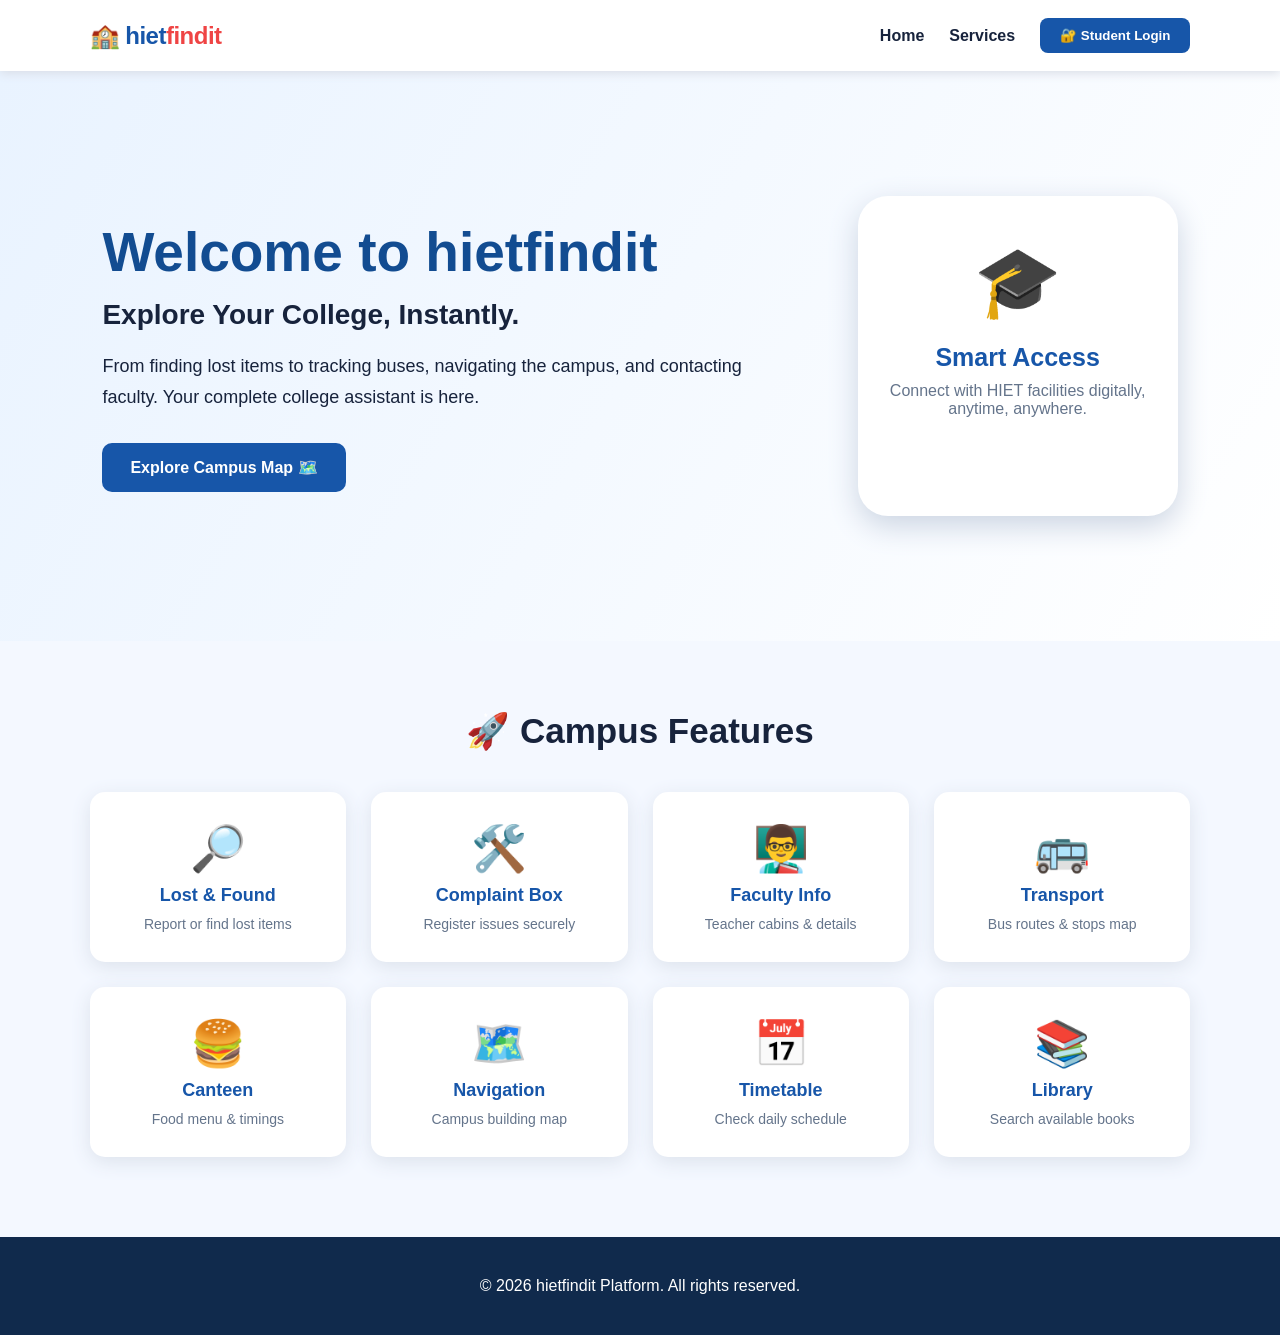
<file: index.html>
<!DOCTYPE html>
<html lang="en">
<head>
    <meta charset="UTF-8">
    <meta name="viewport" content="width=device-width, initial-scale=1.0">
    <title>hietfindit - Smart Campus Portal</title>
    <style>
        /* =========================================
           CSS STYLES
        ========================================= */
        * {
            margin: 0;
            padding: 0;
            box-sizing: border-box;
            font-family: Arial, sans-serif;
        }

        body {
            background: #f4f8ff;
            color: #17233c;
        }

        header {
            background: #ffffff;
            padding: 18px 7%;
            display: flex;
            justify-content: space-between;
            align-items: center;
            box-shadow: 0 2px 10px #d8dce5;
            position: sticky;
            top: 0;
            z-index: 10;
        }

        .logo {
            font-size: 24px;
            font-weight: bold;
            color: #1756a9;
            letter-spacing: -0.5px;
        }
        
        .logo span {
            color: #ef4444;
        }

        nav {
            display: flex;
            align-items: center;
            gap: 25px;
        }

        nav a {
            text-decoration: none;
            color: #17233c;
            font-weight: bold;
        }

        nav button {
            background: #1756a9;
            color: white;
            border: none;
            padding: 10px 20px;
            border-radius: 8px;
            cursor: pointer;
            font-weight: bold;
        }

        .hero {
            min-height: 570px;
            padding: 80px 8%;
            display: flex;
            justify-content: space-between;
            align-items: center;
            background: linear-gradient(120deg, #e9f3ff, #ffffff);
        }

        .hero-text {
            max-width: 650px;
        }

        .hero-text h1 {
            font-size: 55px;
            color: #124c91;
            margin-bottom: 15px;
        }

        .hero-text h2 {
            font-size: 28px;
            margin-bottom: 20px;
        }

        .hero-text p {
            font-size: 18px;
            line-height: 1.7;
            margin-bottom: 30px;
        }

        .main-btn {
            padding: 15px 28px;
            background: #1756a9;
            color: white;
            border: none;
            border-radius: 10px;
            font-size: 16px;
            cursor: pointer;
            font-weight: bold;
        }

        .hero-card {
            background: white;
            width: 320px;
            height: 320px;
            border-radius: 30px;
            box-shadow: 0 10px 30px #cbd4e2;
            text-align: center;
            padding: 45px 20px;
        }

        .circle {
            font-size: 70px;
            margin-bottom: 20px;
        }

        .hero-card h3 {
            font-size: 25px;
            color: #1756a9;
        }

        .section-title {
            text-align: center;
            font-size: 35px;
            margin: 70px 0 40px;
        }

        .services {
            padding: 0 7% 80px;
            display: grid;
            grid-template-columns: repeat(4, 1fr);
            gap: 25px;
        }

        .card {
            background: white;
            padding: 30px 20px;
            border-radius: 15px;
            text-align: center;
            box-shadow: 0 5px 20px #dce2ec;
            cursor: pointer;
            transition: 0.3s;
        }

        .card:hover {
            transform: translateY(-8px);
        }

        .card span {
            font-size: 45px;
            display: block;
            margin-bottom: 10px;
        }

        .card h3 {
            margin: 10px 0;
            color: #1756a9;
            font-size: 18px;
        }

        .card p {
            color: #64748b;
            font-size: 14px;
        }

        .emergency {
            border: 2px solid #ef4444;
        }

        /* MODAL STYLES */
        .modal {
            display: none;
            position: fixed;
            inset: 0;
            background: rgba(0,0,0,0.6);
            z-index: 100;
            justify-content: center;
            align-items: center;
        }

        .modal-box {
            background: white;
            width: 90%;
            max-width: 550px;
            padding: 35px;
            border-radius: 20px;
            position: relative;
            max-height: 85vh;
            overflow-y: auto;
        }

        .close {
            position: absolute;
            right: 20px;
            top: 12px;
            font-size: 30px;
            cursor: pointer;
        }

        .modal-box h2 {
            color: #1756a9;
            margin-bottom: 25px;
        }

        .modal-box input,
        .modal-box textarea,
        .modal-box select {
            width: 100%;
            padding: 12px;
            margin: 8px 0 15px;
            border: 1px solid #ccd4df;
            border-radius: 8px;
        }

        .modal-box button {
            padding: 12px 20px;
            background: #1756a9;
            color: white;
            border: none;
            border-radius: 8px;
            cursor: pointer;
            font-weight: bold;
        }

        .info {
            background: #eef5ff;
            padding: 15px;
            border-radius: 10px;
            margin: 10px 0;
            line-height: 1.5;
        }
        
        /* New Styles for Faculty and Images */
        .faculty-card {
            display: flex;
            align-items: center;
            gap: 15px;
            background: #eef5ff;
            padding: 15px;
            border-radius: 10px;
            margin-bottom: 15px;
        }
        
        .faculty-card img {
            width: 70px;
            height: 70px;
            border-radius: 50%;
            object-fit: cover;
            border: 3px solid #1756a9;
        }

        .modal-img {
            width: 100%;
            height: 180px;
            object-fit: cover;
            border-radius: 10px;
            margin-bottom: 15px;
        }

        .flex-row {
            display: flex;
            gap: 10px;
        }

        footer {
            text-align: center;
            padding: 40px;
            background: #102a4c;
            color: white;
        }

        @media(max-width: 900px) {
            nav a { display: none; }
            .hero { flex-direction: column; text-align: center; gap: 50px; }
            .hero-text h1 { font-size: 40px; }
            .services { grid-template-columns: repeat(2, 1fr); }
        }

        @media(max-width: 550px) {
            .services { grid-template-columns: 1fr; }
            .flex-row { flex-direction: column; }
        }
    </style>
</head>
<body>

    <!-- NAVBAR -->
    <header>
        <div class="logo">🏫 hiet<span>findit</span></div>
        <nav>
            <a href="#">Home</a>
            <a href="#services">Services</a>
            <button onclick="openLogin()">🔐 Student Login</button>
        </nav>
    </header>

    <!-- HERO SECTION -->
    <div class="hero">
        <div class="hero-text">
            <h1>Welcome to hietfindit</h1>
            <h2>Explore Your College, Instantly.</h2>
            <p>From finding lost items to tracking buses, navigating the campus, and contacting faculty. Your complete college assistant is here.</p>
            <button class="main-btn" onclick="showNavigation()">Explore Campus Map 🗺️</button>
        </div>
        <div class="hero-card">
            <div class="circle">🎓</div>
            <h3>Smart Access</h3>
            <p style="margin-top:10px; color:#64748b;">Connect with HIET facilities digitally, anytime, anywhere.</p>
        </div>
    </div>

    <!-- SERVICES (Grid) -->
    <h2 class="section-title" id="services">🚀 Campus Features</h2>
    <div class="services">
        <div class="card" onclick="showLostFound()">
            <span>🔎</span><h3>Lost & Found</h3><p>Report or find lost items</p>
        </div>
        <div class="card" onclick="showComplaint()">
            <span>🛠️</span><h3>Complaint Box</h3><p>Register issues securely</p>
        </div>
        <div class="card" onclick="showFaculty()">
            <span>👨‍🏫</span><h3>Faculty Info</h3><p>Teacher cabins & details</p>
        </div>
        <div class="card" onclick="showBus()">
            <span>🚌</span><h3>Transport</h3><p>Bus routes & stops map</p>
        </div>
        <div class="card" onclick="showCanteen()">
            <span>🍔</span><h3>Canteen</h3><p>Food menu & timings</p>
        </div>
        <div class="card" onclick="showNavigation()">
            <span>🗺️</span><h3>Navigation</h3><p>Campus building map</p>
        </div>
        <div class="card" onclick="showTimetable()">
            <span>📅</span><h3>Timetable</h3><p>Check daily schedule</p>
        </div>
        <div class="card" onclick="showLibrary()">
            <span>📚</span><h3>Library</h3><p>Search available books</p>
        </div>
    </div>

    <!-- FOOTER -->
    <footer>
        <p>© 2026 hietfindit Platform. All rights reserved.</p>
    </footer>

    <!-- MAIN MODAL POPUP -->
    <div class="modal" id="modal">
        <div class="modal-box">
            <span class="close" onclick="closeModal()">&times;</span>
            <h2 id="modalTitle"></h2>
            <div id="modalContent"></div>
        </div>
    </div>

    <!-- JAVASCRIPT -->
    <script>
        const modal = document.getElementById("modal");
        const title = document.getElementById("modalTitle");
        const content = document.getElementById("modalContent");

        function openModal(t, c) {
            title.innerHTML = t;
            content.innerHTML = c;
            modal.style.display = "flex";
        }

        function closeModal() {
            modal.style.display = "none";
        }

        /* 1. LOGIN */
        function openLogin() {
            openModal("🔐 Student Login", `
                <input type="text" id="username" placeholder="Student ID / Roll No">
                <input type="password" placeholder="Password">
                <button onclick="login()">Login Securely</button>
                <p id="loginResult" style="margin-top:10px; font-weight:bold; color:green;"></p>
            `);
        }
        function login() {
            document.getElementById("loginResult").innerHTML = "✅ Login successful! Welcome to hietfindit.";
        }

        /* 2. LOST & FOUND (NEW) */
        function showLostFound() {
            openModal("🔎 Lost & Found Desk", `
                <div class="flex-row">
                    <input id="lfItem" placeholder="What did you lose/find? (e.g., Black Wallet)" style="flex:2;">
                    <select id="lfType" style="flex:1;">
                        <option>I Lost this</option>
                        <option>I Found this</option>
                    </select>
                </div>
                <input id="lfLocation" placeholder="Location (e.g., Near Canteen)">
                <button onclick="submitLF()" style="width:100%;">Submit Report</button>
                <p id="lfResult" style="color:green; font-weight:bold; margin-top:10px;"></p>
                
                <h3 style="margin-top:25px; color:#1756a9; font-size: 18px;">Recent Campus Logs:</h3>
                <div class="info" style="border-left: 4px solid red;">🔴 <b>Lost:</b> Titan Watch<br><small>Location: Block A Washroom | Date: Today</small></div>
                <div class="info" style="border-left: 4px solid green;">🟢 <b>Found:</b> ID Card (Rohit, CSE)<br><small>Location: Library Desk | Date: Yesterday</small></div>
            `);
        }
        function submitLF() {
            document.getElementById("lfResult").innerHTML = "✅ Item logged successfully! Security has been notified.";
        }

        /* 3. COMPLAINT BOX */
        function showComplaint() {
            openModal("🛠️ Digital Complaint Box", `
                <p style="margin-bottom:15px; color:#64748b;">File complaints regarding maintenance, infrastructure, or discipline directly to the admin.</p>
                <select id="compCategory">
                    <option>Classroom/Lab Maintenance (AC/Fan/PC)</option>
                    <option>Cleanliness/Hygiene</option>
                    <option>Hostel/Mess Issue</option>
                    <option>Disciplinary/Other</option>
                </select>
                <input id="compLocation" placeholder="Specific Location (e.g., CSE Lab 2)">
                <textarea id="compText" placeholder="Describe the issue in detail..." rows="4"></textarea>
                <button onclick="submitComplaint()" style="width:100%;">Lodge Complaint</button>
                <p id="compResult" style="color:green; font-weight:bold; margin-top:10px;"></p>
            `);
        }
        function submitComplaint() {
            let id = "TKT-" + Math.floor(1000 + Math.random() * 9000);
            document.getElementById("compResult").innerHTML = `✅ Ticket Raised! Your tracking ID is <b>${id}</b>.`;
        }

        /* 4. FACULTY INFO (WITH IMAGES) */
        function showFaculty() {
            openModal("👨‍🏫 Faculty Directory", `
                <div class="faculty-card">
                    <!-- Generic placeholder image for male professor -->
                    <img src="https://ui-avatars.com/api/?name=Dr+R+K+Sharma&background=1756a9&color=fff&size=100" alt="Prof Image">
                    <div>
                        <h3 style="margin:0; color:#124c91;">Dr. R. K. Sharma</h3>
                        <p style="color:#64748b; font-weight:bold; font-size:14px;">HOD - Computer Science</p>
                        <p style="font-size:14px; margin-top:5px;">📍 Cabin: Block A, Room 301</p>
                    </div>
                </div>

                <div class="faculty-card">
                    <!-- Generic placeholder image for female professor -->
                    <img src="https://ui-avatars.com/api/?name=Prof+Anita+Verma&background=ef4444&color=fff&size=100" alt="Prof Image">
                    <div>
                        <h3 style="margin:0; color:#124c91;">Prof. Anita Verma</h3>
                        <p style="color:#64748b; font-weight:bold; font-size:14px;">Associate Professor (Python & ML)</p>
                        <p style="font-size:14px; margin-top:5px;">📍 Cabin: Block A, Room 204</p>
                    </div>
                </div>

                <div class="faculty-card">
                    <img src="https://ui-avatars.com/api/?name=Mr+Amit+Singh&background=10b981&color=fff&size=100" alt="Prof Image">
                    <div>
                        <h3 style="margin:0; color:#124c91;">Mr. Amit Singh</h3>
                        <p style="color:#64748b; font-weight:bold; font-size:14px;">Lab Instructor</p>
                        <p style="font-size:14px; margin-top:5px;">📍 Cabin: Ground Floor, Server Room</p>
                    </div>
                </div>
            `);
        }

        /* 5. TRANSPORT & BUS ROUTES (WITH IMAGE) */
        function showBus() {
            openModal("🚌 Transport & Routes", `
                <!-- Generic map placeholder image -->
                <img src="https://images.unsplash.com/photo-1544620347-c4fd4a3d5957?w=600&h=200&fit=crop" class="modal-img" alt="Bus Route Map">
                
                <h3 style="margin-bottom:10px; font-size:18px;">Active Routes:</h3>
                
                <div class="info">
                    <b>🚌 Route 01: City Centre Route</b><br>
                    <small><b>Stops:</b> Main Bus Stand ➔ Civil Hospital ➔ Subhash Chowk ➔ College</small><br>
                    <span style="color:green; font-weight:bold; font-size:13px;">🟢 Departs: 7:30 AM | Status: On Route</span>
                </div>

                <div class="info">
                    <b>🚌 Route 02: Station Route</b><br>
                    <small><b>Stops:</b> Railway Station ➔ Gandhi Market ➔ College</small><br>
                    <span style="color:#d97706; font-weight:bold; font-size:13px;">🟡 Departs: 8:00 AM | Status: 5 Min Delay</span>
                </div>
            `);
        }

        /* 6. CAMPUS NAVIGATION */
        function showNavigation() {
            openModal("🗺️ Campus Navigation Map", `
                <!-- Generic campus map placeholder image -->
                <img src="https://images.unsplash.com/photo-1562774053-701939374585?w=600&h=200&fit=crop" class="modal-img" alt="Campus Map">
                
                <select id="destination">
                    <option>Select Destination...</option>
                    <option>CSE Lab (Block A)</option>
                    <option>HOD Office</option>
                    <option>Central Library</option>
                    <option>Main Canteen</option>
                </select>
                <button onclick="findRoute()" style="width:100%;">Show Directions 🚶</button>
                <div id="route" style="margin-top:15px;"></div>
            `);
        }
        function findRoute() {
            let place = document.getElementById("destination").value;
            if(place === "Select Destination...") return;
            document.getElementById("route").innerHTML = `
                <div class="info" style="border-left: 4px solid #1756a9;">
                    📍 <b>Path to ${place}:</b><br><br>
                    Enter from Main Gate ➔ Walk straight down Central Corridor ➔ Look for signboards ➔ Arrive at ${place}.
                    <br><br>🚶 Estimated walking time: 3-5 minutes
                </div>
            `;
        }

        /* 7. CANTEEN */
        function showCanteen() {
            openModal("🍔 Smart Canteen Menu", `
                <!-- Generic food placeholder image -->
                <img src="https://images.unsplash.com/photo-1504674900247-0877df9cc836?w=600&h=200&fit=crop" class="modal-img" alt="Canteen Food">
                
                <div style="display:grid; grid-template-columns: 1fr 1fr; gap:10px;">
                    <div class="info" style="margin:0;">🍛 <b>Rajma Rice</b><br>₹60</div>
                    <div class="info" style="margin:0;">🥪 <b>Veg Sandwich</b><br>₹40</div>
                    <div class="info" style="margin:0;">🍜 <b>Hakka Noodles</b><br>₹50</div>
                    <div class="info" style="margin:0;">☕ <b>Tea / Coffee</b><br>₹15</div>
                </div>
                <p style="margin-top:15px; text-align:center; color:#64748b;"><b>⏰ Open Timing:</b> 9:00 AM – 5:00 PM</p>
            `);
        }

        /* 8. TIMETABLE */
        function showTimetable() {
            openModal("📅 Smart Timetable", `
                <h3 style="margin-bottom:10px;">Today's Classes (CSE)</h3>
                <div class="info"><b>09:00 AM - 10:00 AM</b><br>Applied Mathematics (Block B)</div>
                <div class="info"><b>10:00 AM - 11:30 AM</b><br>Data Structures Lab (CSE Lab 2)</div>
                <div class="info"><b>12:00 PM - 01:00 PM</b><br>Software Engineering</div>
            `);
        }

        /* 9. LIBRARY */
        function showLibrary() {
            openModal("📚 Smart Library", `
                <div class="flex-row">
                    <input placeholder="Search book name or author..." id="bookSearch" style="flex:2;">
                    <button onclick="searchBook()" style="flex:1;">Search</button>
                </div>
                <div id="bookResult"></div>
            `);
        }
        function searchBook() {
            let book = document.getElementById("bookSearch").value;
            if(!book) return;
            document.getElementById("bookResult").innerHTML = `
                <div class="info" style="border-left: 4px solid green;">
                    📖 <b>Title:</b> ${book}<br>
                    📍 <b>Location:</b> Shelf CSE-A-12<br>
                    🟢 <b>Status:</b> 3 Copies Available for issue
                </div>
            `;
        }
    </script>
</body>
</html>
</file>
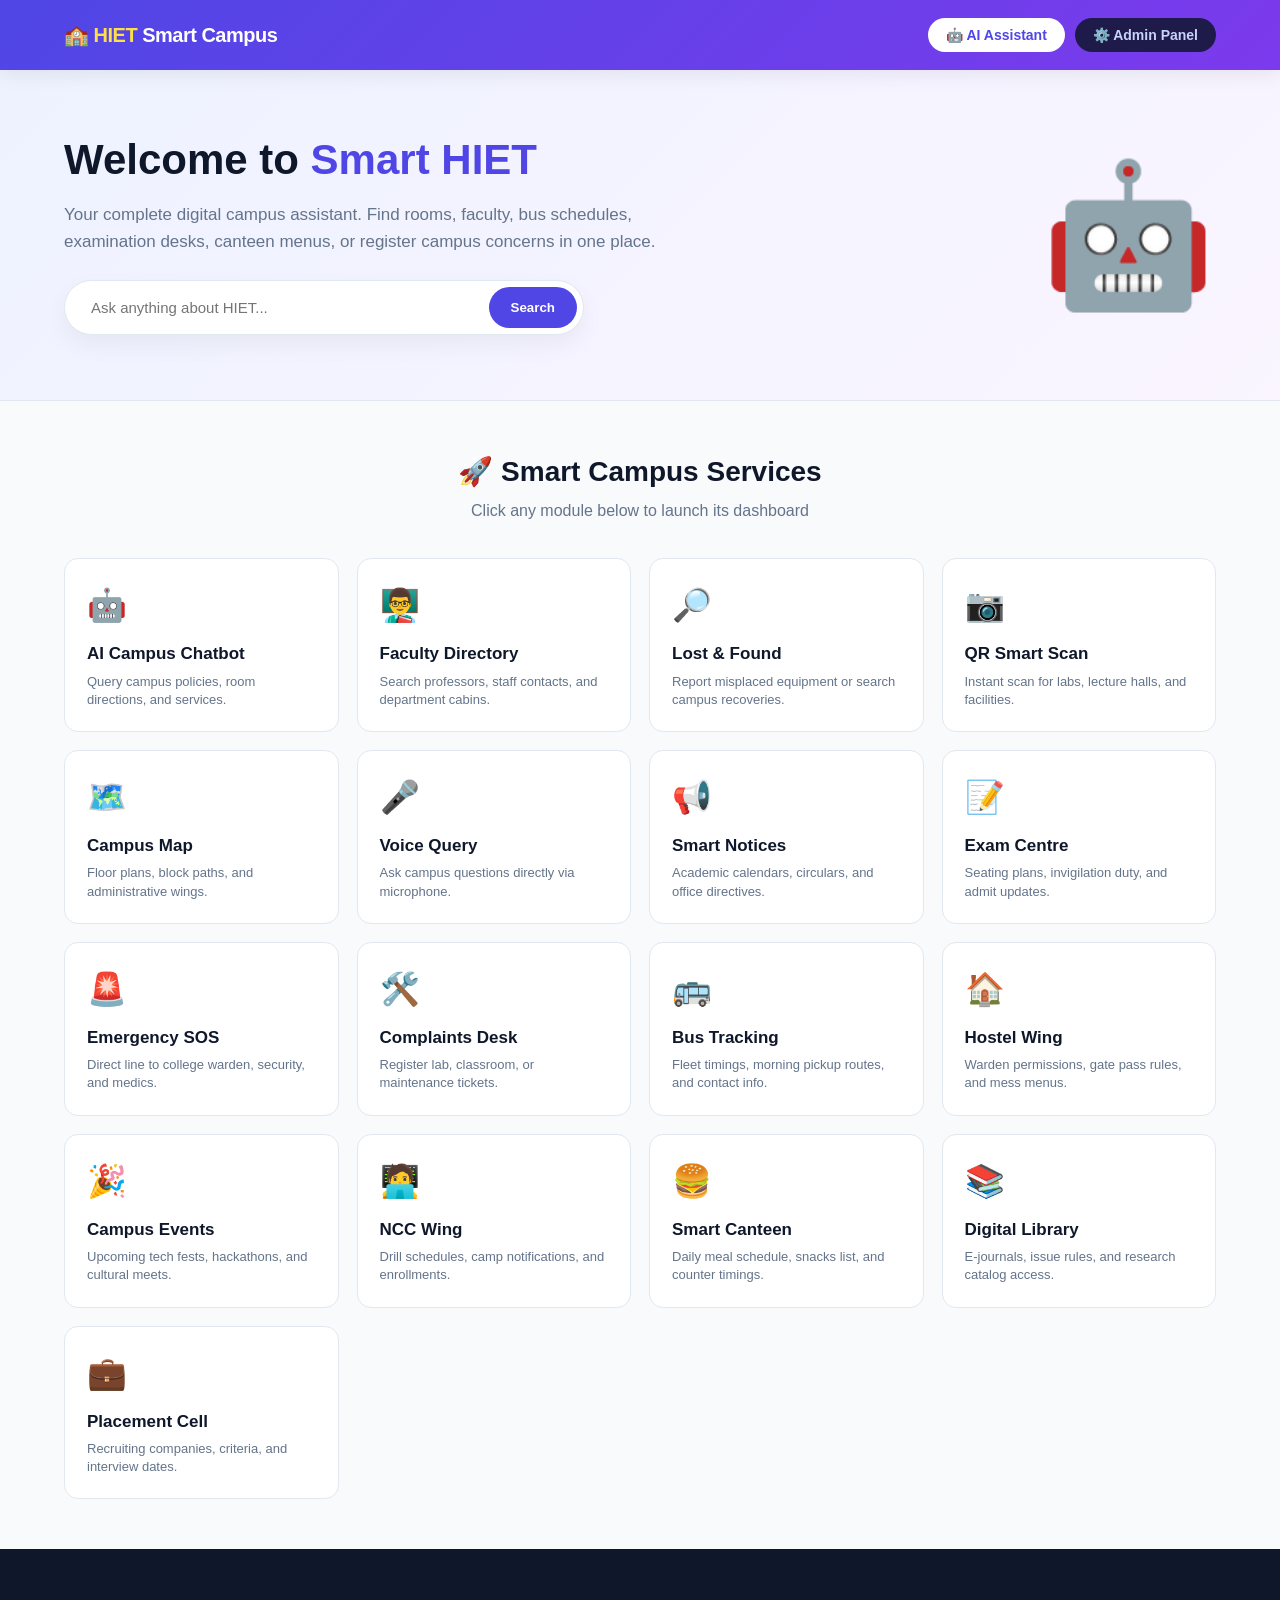
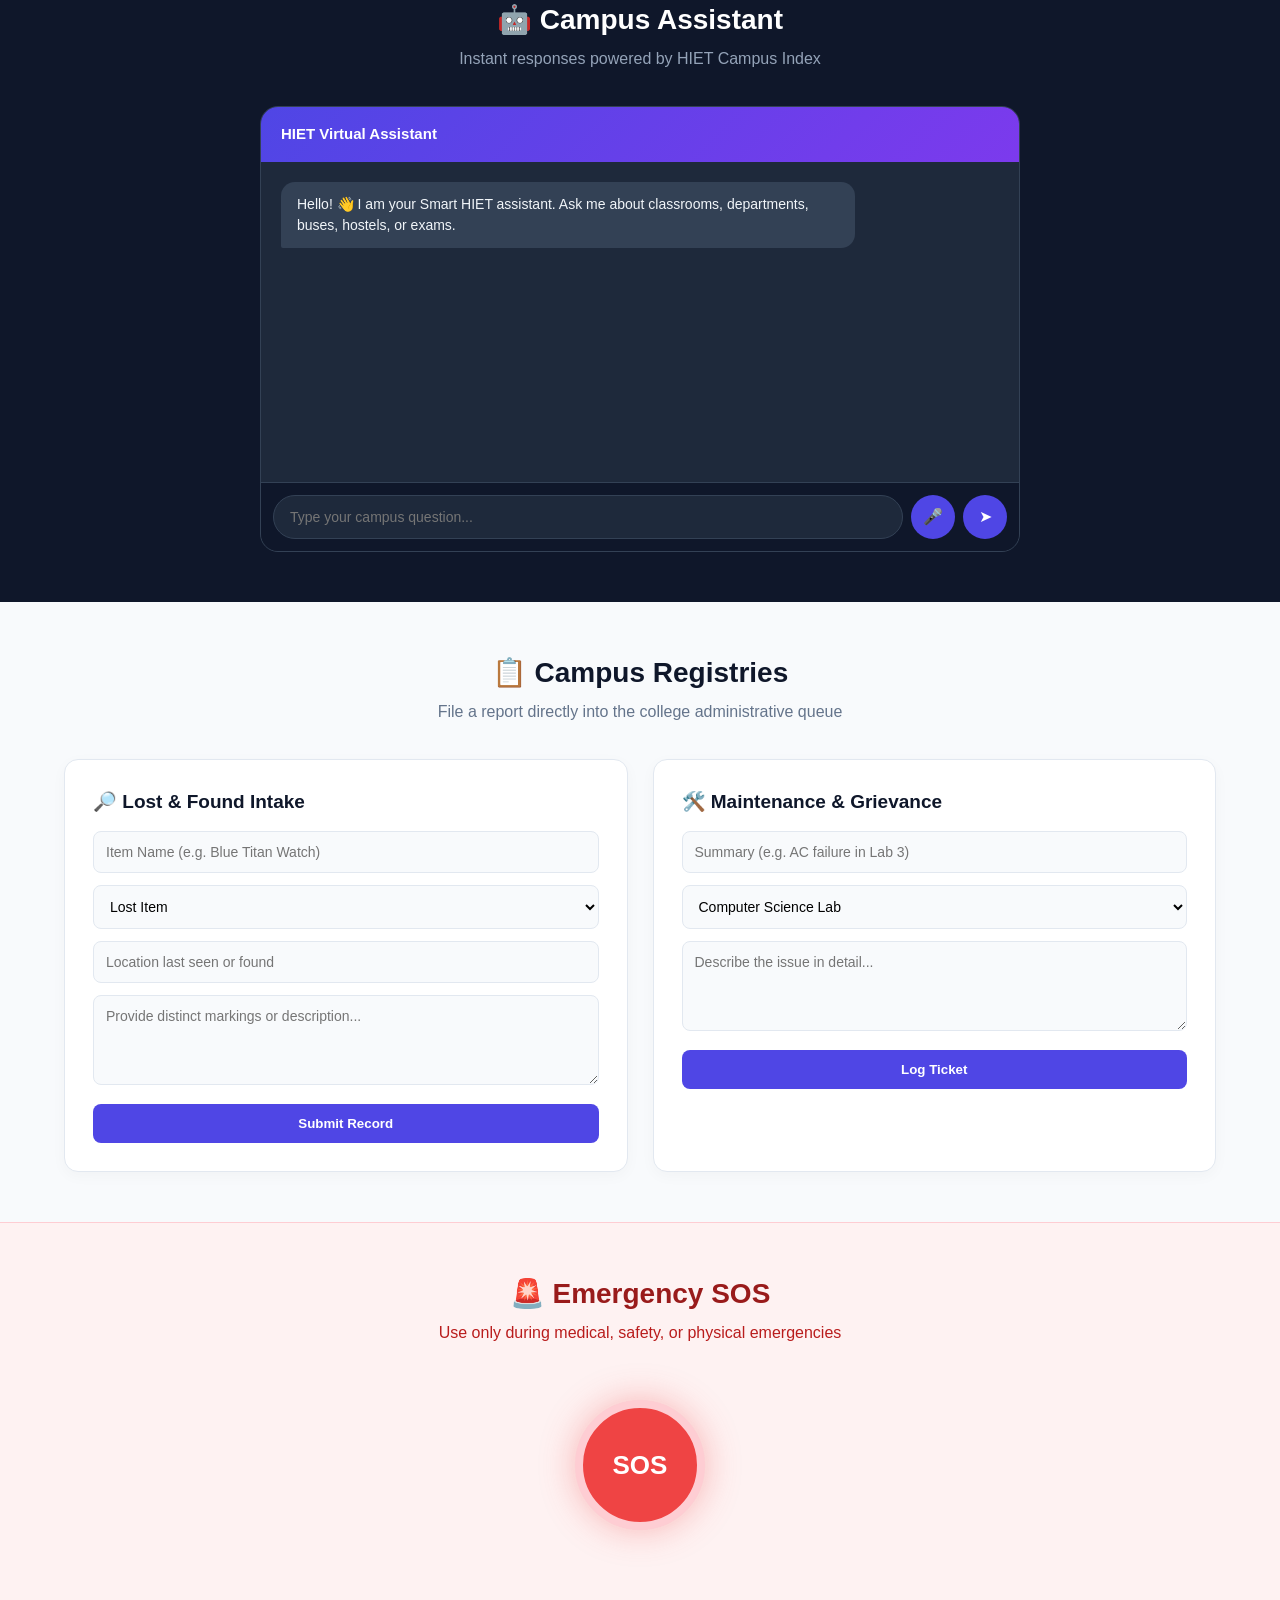
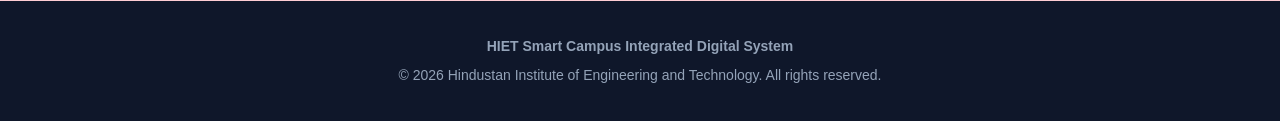
<file: index.html.html>
<!DOCTYPE html>
<html lang="en">
<head>
<meta charset="UTF-8">
<meta name="viewport" content="width=device-width, initial-scale=1.0">
<title>Smart HIET Campus Portal</title>

<style>
:root {
    --primary: #4f46e5;
    --primary-dark: #3730a3;
    --accent: #7c3aed;
    --bg: #f8fafc;
    --surface: #ffffff;
    --text: #0f172a;
    --muted: #64748b;
    --border: #e2e8f0;
    --danger: #ef4444;
    --danger-bg: #fef2f2;
    --success: #10b981;
    --radius: 14px;
}

* {
    margin: 0;
    padding: 0;
    box-sizing: border-box;
    font-family: -apple-system, BlinkMacSystemFont, "Segoe UI", Roboto, Helvetica, Arial, sans-serif;
}

body {
    background: var(--bg);
    color: var(--text);
    line-height: 1.5;
}

/* NAVBAR */
nav {
    height: 70px;
    background: linear-gradient(135deg, var(--primary), var(--accent));
    color: white;
    display: flex;
    align-items: center;
    justify-content: space-between;
    padding: 0 5%;
    position: sticky;
    top: 0;
    z-index: 100;
    box-shadow: 0 4px 20px rgba(0, 0, 0, 0.08);
}

.logo {
    font-size: 20px;
    font-weight: 700;
    letter-spacing: -0.5px;
}

.logo span {
    color: #fde047;
}

.nav-actions {
    display: flex;
    gap: 10px;
}

.nav-btn {
    background: white;
    color: var(--primary);
    border: none;
    padding: 9px 18px;
    border-radius: 9999px;
    font-weight: 600;
    font-size: 14px;
    cursor: pointer;
    transition: 0.2s ease;
}

.nav-btn:hover {
    transform: translateY(-1px);
    box-shadow: 0 4px 12px rgba(0, 0, 0, 0.15);
}

.nav-btn.admin-btn {
    background: #1e1b4b;
    color: #c7d2fe;
}

/* HERO */
.hero {
    padding: 60px 5%;
    display: flex;
    align-items: center;
    justify-content: space-between;
    background: linear-gradient(135deg, #eef2ff 0%, #faf5ff 100%);
    border-bottom: 1px solid var(--border);
}

.hero-text {
    max-width: 620px;
}

.hero h1 {
    font-size: 42px;
    font-weight: 800;
    line-height: 1.2;
    margin-bottom: 15px;
}

.hero h1 span {
    color: var(--primary);
}

.hero p {
    font-size: 17px;
    color: var(--muted);
    line-height: 1.6;
}

.search {
    margin-top: 25px;
    display: flex;
    background: var(--surface);
    padding: 6px;
    border-radius: 9999px;
    box-shadow: 0 10px 25px rgba(0, 0, 0, 0.05);
    border: 1px solid var(--border);
    max-width: 520px;
}

.search input {
    flex: 1;
    border: none;
    outline: none;
    padding: 12px 20px;
    font-size: 15px;
    background: transparent;
}

.search button {
    border: none;
    background: var(--primary);
    color: white;
    padding: 0 22px;
    border-radius: 9999px;
    cursor: pointer;
    font-weight: 600;
}

.hero-icon {
    font-size: 140px;
    user-select: none;
}

/* SECTIONS */
section {
    padding: 50px 5%;
}

.section-title {
    text-align: center;
    margin-bottom: 35px;
}

.section-title h2 {
    font-size: 28px;
    font-weight: 700;
}

.section-title p {
    color: var(--muted);
    margin-top: 6px;
}

/* MODULES GRID */
.modules {
    display: grid;
    grid-template-columns: repeat(auto-fill, minmax(220px, 1fr));
    gap: 18px;
}

.card {
    background: var(--surface);
    padding: 22px;
    border-radius: var(--radius);
    border: 1px solid var(--border);
    cursor: pointer;
    transition: transform 0.2s, box-shadow 0.2s;
    display: flex;
    flex-direction: column;
}

.card:hover {
    transform: translateY(-4px);
    box-shadow: 0 12px 25px rgba(0, 0, 0, 0.06);
    border-color: #cbd5e1;
}

.card .icon {
    font-size: 32px;
    margin-bottom: 12px;
}

.card h3 {
    font-size: 17px;
    margin-bottom: 6px;
}

.card p {
    color: var(--muted);
    font-size: 13px;
    line-height: 1.4;
}

/* CHATBOT */
.ai-section {
    background: #0f172a;
    color: white;
}

.chatbox {
    max-width: 760px;
    margin: auto;
    background: #1e293b;
    border-radius: 18px;
    overflow: hidden;
    border: 1px solid #334155;
}

.chat-header {
    padding: 16px 20px;
    background: linear-gradient(135deg, var(--primary), var(--accent));
    font-weight: 700;
    font-size: 15px;
}

.chat-messages {
    height: 320px;
    padding: 20px;
    overflow-y: auto;
    display: flex;
    flex-direction: column;
    gap: 12px;
}

.message {
    padding: 12px 16px;
    border-radius: 14px;
    max-width: 80%;
    font-size: 14px;
    line-height: 1.5;
}

.bot {
    background: #334155;
    color: #f1f5f9;
    align-self: flex-start;
    border-bottom-left-radius: 2px;
}

.user {
    background: var(--primary);
    color: white;
    align-self: flex-end;
    border-bottom-right-radius: 2px;
}

.chat-input {
    display: flex;
    padding: 12px;
    gap: 8px;
    background: #0f172a;
    border-top: 1px solid #334155;
}

.chat-input input {
    flex: 1;
    padding: 12px 16px;
    border: 1px solid #334155;
    border-radius: 9999px;
    outline: none;
    background: #1e293b;
    color: white;
    font-size: 14px;
}

.chat-input button {
    border: none;
    border-radius: 9999px;
    width: 44px;
    height: 44px;
    display: flex;
    align-items: center;
    justify-content: center;
    cursor: pointer;
    background: var(--primary);
    color: white;
    font-size: 16px;
}

/* FORMS SECTION */
.forms-grid {
    display: grid;
    grid-template-columns: repeat(auto-fit, minmax(320px, 1fr));
    gap: 25px;
}

.form-box {
    background: var(--surface);
    padding: 28px;
    border-radius: var(--radius);
    border: 1px solid var(--border);
    box-shadow: 0 4px 15px rgba(0, 0, 0, 0.03);
}

.form-box h3 {
    margin-bottom: 15px;
    font-size: 19px;
}

.form-box input,
.form-box textarea,
.form-box select {
    width: 100%;
    padding: 12px;
    margin-bottom: 12px;
    border: 1px solid var(--border);
    border-radius: 8px;
    outline: none;
    font-size: 14px;
    background: #f8fafc;
}

.form-box textarea {
    height: 90px;
    resize: vertical;
}

.form-box button {
    width: 100%;
    padding: 12px;
    border: none;
    background: var(--primary);
    color: white;
    border-radius: 8px;
    font-weight: 700;
    cursor: pointer;
    transition: 0.2s;
}

.form-box button:hover {
    background: var(--primary-dark);
}

/* SOS */
.sos {
    background: var(--danger-bg);
    text-align: center;
    border-top: 1px solid #fecdd3;
    border-bottom: 1px solid #fecdd3;
}

.sos-button {
    display: inline-flex;
    align-items: center;
    justify-content: center;
    margin: 20px auto;
    width: 130px;
    height: 130px;
    border-radius: 50%;
    border: 8px solid #fecdd3;
    background: var(--danger);
    color: white;
    font-size: 26px;
    font-weight: 800;
    cursor: pointer;
    box-shadow: 0 0 35px rgba(239, 68, 68, 0.35);
    transition: transform 0.2s;
}

.sos-button:hover {
    transform: scale(1.05);
}

/* FOOTER */
footer {
    background: #0f172a;
    color: #94a3b8;
    text-align: center;
    padding: 35px 5%;
    font-size: 14px;
}

/* MODAL ENGINE */
.modal-overlay {
    position: fixed;
    top: 0;
    left: 0;
    right: 0;
    bottom: 0;
    background: rgba(15, 23, 42, 0.6);
    backdrop-filter: blur(4px);
    display: none;
    align-items: center;
    justify-content: center;
    z-index: 2000;
    padding: 20px;
}

.modal-overlay.active {
    display: flex;
}

.modal-container {
    background: var(--surface);
    width: 100%;
    max-width: 650px;
    border-radius: 18px;
    box-shadow: 0 20px 40px rgba(0, 0, 0, 0.2);
    overflow: hidden;
    max-height: 90vh;
    display: flex;
    flex-direction: column;
}

.modal-header {
    padding: 18px 24px;
    background: #f8fafc;
    border-bottom: 1px solid var(--border);
    display: flex;
    align-items: center;
    justify-content: space-between;
}

.modal-header h3 {
    font-size: 18px;
    display: flex;
    align-items: center;
    gap: 8px;
}

.modal-close {
    background: none;
    border: none;
    font-size: 22px;
    color: var(--muted);
    cursor: pointer;
}

.modal-body {
    padding: 24px;
    overflow-y: auto;
    font-size: 14px;
}

/* ADMIN PANEL STYLING */
.admin-stats {
    display: grid;
    grid-template-columns: repeat(auto-fit, minmax(140px, 1fr));
    gap: 12px;
    margin-bottom: 24px;
}

.admin-stat-card {
    background: #f1f5f9;
    padding: 14px;
    border-radius: 10px;
    text-align: center;
}

.admin-stat-card .val {
    font-size: 24px;
    font-weight: 700;
    color: var(--primary);
}

.admin-stat-card .lbl {
    font-size: 12px;
    color: var(--muted);
}

.admin-table {
    width: 100%;
    border-collapse: collapse;
    margin-top: 10px;
}

.admin-table th,
.admin-table td {
    padding: 10px 12px;
    text-align: left;
    border-bottom: 1px solid var(--border);
    font-size: 13px;
}

.admin-table th {
    background: #f8fafc;
    color: var(--muted);
    font-weight: 600;
}

.badge {
    display: inline-block;
    padding: 3px 8px;
    border-radius: 9999px;
    font-size: 11px;
    font-weight: 600;
}

.badge-pending {
    background: #fef3c7;
    color: #92400e;
}

.badge-resolved {
    background: #dcfce7;
    color: #166534;
}

/* RESPONSIVE */
@media(max-width: 768px) {
    .hero {
        flex-direction: column;
        text-align: center;
        gap: 20px;
    }
    .hero-icon {
        display: none;
    }
    .search {
        margin: 20px auto 0;
    }
}
</style>
</head>

<body>

<!-- NAVBAR -->
<nav>
    <div class="logo">🏫 <span>HIET</span> Smart Campus</div>
    <div class="nav-actions">
        <button class="nav-btn" onclick="openAI()">🤖 AI Assistant</button>
        <button class="nav-btn admin-btn" onclick="openAdminPanel()">⚙️ Admin Panel</button>
    </div>
</nav>

<!-- HERO -->
<div class="hero">
    <div class="hero-text">
        <h1>Welcome to <span>Smart HIET</span></h1>
        <p>
            Your complete digital campus assistant. Find rooms, faculty, bus schedules, 
            examination desks, canteen menus, or register campus concerns in one place.
        </p>

        <div class="search">
            <input id="mainSearch" placeholder="Ask anything about HIET..." onkeypress="searchEnter(event)">
            <button onclick="mainSearch()">Search</button>
        </div>
    </div>
    <div class="hero-icon">🤖</div>
</div>

<!-- MODULES -->
<section>
    <div class="section-title">
        <h2>🚀 Smart Campus Services</h2>
        <p>Click any module below to launch its dashboard</p>
    </div>

    <div class="modules">
        <div class="card" onclick="openAI()">
            <div class="icon">🤖</div>
            <h3>AI Campus Chatbot</h3>
            <p>Query campus policies, room directions, and services.</p>
        </div>

        <div class="card" onclick="openModal('faculty')">
            <div class="icon">👨‍🏫</div>
            <h3>Faculty Directory</h3>
            <p>Search professors, staff contacts, and department cabins.</p>
        </div>

        <div class="card" onclick="openModal('lostFound')">
            <div class="icon">🔎</div>
            <h3>Lost & Found</h3>
            <p>Report misplaced equipment or search campus recoveries.</p>
        </div>

        <div class="card" onclick="openModal('qrScan')">
            <div class="icon">📷</div>
            <h3>QR Smart Scan</h3>
            <p>Instant scan for labs, lecture halls, and facilities.</p>
        </div>

        <div class="card" onclick="openModal('navigation')">
            <div class="icon">🗺️</div>
            <h3>Campus Map</h3>
            <p>Floor plans, block paths, and administrative wings.</p>
        </div>

        <div class="card" onclick="voiceAssistant()">
            <div class="icon">🎤</div>
            <h3>Voice Query</h3>
            <p>Ask campus questions directly via microphone.</p>
        </div>

        <div class="card" onclick="openModal('notices')">
            <div class="icon">📢</div>
            <h3>Smart Notices</h3>
            <p>Academic calendars, circulars, and office directives.</p>
        </div>

        <div class="card" onclick="openModal('exam')">
            <div class="icon">📝</div>
            <h3>Exam Centre</h3>
            <p>Seating plans, invigilation duty, and admit updates.</p>
        </div>

        <div class="card" onclick="sosPrompt()">
            <div class="icon">🚨</div>
            <h3>Emergency SOS</h3>
            <p>Direct line to college warden, security, and medics.</p>
        </div>

        <div class="card" onclick="scrollToForms()">
            <div class="icon">🛠️</div>
            <h3>Complaints Desk</h3>
            <p>Register lab, classroom, or maintenance tickets.</p>
        </div>

        <div class="card" onclick="openModal('bus')">
            <div class="icon">🚌</div>
            <h3>Bus Tracking</h3>
            <p>Fleet timings, morning pickup routes, and contact info.</p>
        </div>

        <div class="card" onclick="openModal('hostel')">
            <div class="icon">🏠</div>
            <h3>Hostel Wing</h3>
            <p>Warden permissions, gate pass rules, and mess menus.</p>
        </div>

        <div class="card" onclick="openModal('events')">
            <div class="icon">🎉</div>
            <h3>Campus Events</h3>
            <p>Upcoming tech fests, hackathons, and cultural meets.</p>
        </div>

        <div class="card" onclick="openModal('ncc')">
            <div class="icon">🧑‍💻</div>
            <h3>NCC Wing</h3>
            <p>Drill schedules, camp notifications, and enrollments.</p>
        </div>

        <div class="card" onclick="openModal('canteen')">
            <div class="icon">🍔</div>
            <h3>Smart Canteen</h3>
            <p>Daily meal schedule, snacks list, and counter timings.</p>
        </div>

        <div class="card" onclick="openModal('library')">
            <div class="icon">📚</div>
            <h3>Digital Library</h3>
            <p>E-journals, issue rules, and research catalog access.</p>
        </div>

        <div class="card" onclick="openModal('placement')">
            <div class="icon">💼</div>
            <h3>Placement Cell</h3>
            <p>Recruiting companies, criteria, and interview dates.</p>
        </div>
    </div>
</section>

<!-- AI CHATBOT -->
<section class="ai-section" id="ai">
    <div class="section-title">
        <h2>🤖 Campus Assistant</h2>
        <p style="color:#94a3b8">Instant responses powered by HIET Campus Index</p>
    </div>

    <div class="chatbox">
        <div class="chat-header">HIET Virtual Assistant</div>
        <div class="chat-messages" id="messages">
            <div class="message bot">
                Hello! 👋 I am your Smart HIET assistant. Ask me about classrooms, departments, buses, hostels, or exams.
            </div>
        </div>
        <div class="chat-input">
            <input id="chatInput" placeholder="Type your campus question..." onkeypress="chatEnter(event)">
            <button onclick="voiceAssistant()" title="Voice input">🎤</button>
            <button onclick="sendMessage()" title="Send">➤</button>
        </div>
    </div>
</section>

<!-- REPORT & COMPLAINT FORMS -->
<section id="forms">
    <div class="section-title">
        <h2>📋 Campus Registries</h2>
        <p>File a report directly into the college administrative queue</p>
    </div>

    <div class="forms-grid">
        <!-- LOST & FOUND -->
        <div class="form-box">
            <h3>🔎 Lost & Found Intake</h3>
            <input id="itemName" placeholder="Item Name (e.g. Blue Titan Watch)">
            <select id="itemType">
                <option value="Lost">Lost Item</option>
                <option value="Found">Found Item</option>
            </select>
            <input id="location" placeholder="Location last seen or found">
            <textarea id="description" placeholder="Provide distinct markings or description..."></textarea>
            <button onclick="submitLost()">Submit Record</button>
        </div>

        <!-- COMPLAINT SYSTEM -->
        <div class="form-box">
            <h3>🛠️ Maintenance & Grievance</h3>
            <input id="complaintTitle" placeholder="Summary (e.g. AC failure in Lab 3)">
            <select id="department">
                <option>Computer Science Lab</option>
                <option>Central Library</option>
                <option>Boys / Girls Hostel</option>
                <option>Campus Canteen</option>
                <option>Transport & Bus Service</option>
                <option>Electrical / Facilities</option>
            </select>
            <textarea id="complaintText" placeholder="Describe the issue in detail..."></textarea>
            <button onclick="submitComplaint()">Log Ticket</button>
        </div>
    </div>
</section>

<!-- SOS SECTION -->
<section class="sos">
    <div class="section-title">
        <h2 style="color: #991b1b;">🚨 Emergency SOS</h2>
        <p style="color: #b91c1c;">Use only during medical, safety, or physical emergencies</p>
    </div>
    <button class="sos-button" onclick="sosPrompt()">SOS</button>
</section>

<!-- FOOTER -->
<footer>
    <p><strong>HIET Smart Campus Integrated Digital System</strong></p>
    <p style="margin-top: 8px;">© 2026 Hindustan Institute of Engineering and Technology. All rights reserved.</p>
</footer>

<!-- SYSTEM MODAL -->
<div class="modal-overlay" id="systemModal">
    <div class="modal-container">
        <div class="modal-header">
            <h3 id="modalTitle">Module Details</h3>
            <button class="modal-close" onclick="closeModal()">✕</button>
        </div>
        <div class="modal-body" id="modalContent"></div>
    </div>
</div>

<script>
/* ==========================================================
   APP STATE & DEFAULT DATA STORE
========================================================== */
let appState = {
    complaints: [
        { id: "CMP-4921", title: "Projector flickering in Room 204", dept: "Electrical / Facilities", status: "Pending", date: "2026-09-07" },
        { id: "CMP-4882", title: "Water dispenser filter replacement", dept: "Central Library", status: "Resolved", date: "2026-09-06" }
    ],
    lostFound: [
        { id: "LF-3012", item: "Casio FX-991ES Calculator", type: "Found", location: "CSE Lab 2", date: "2026-09-08" },
        { id: "LF-3004", item: "Black Leather Wallet", type: "Lost", location: "Canteen Area", date: "2026-09-07" }
    ]
};

/* ==========================================================
   INTERACTIVE MODULE MODALS
========================================================== */
const moduleData = {
    faculty: {
        title: "👨‍🏫 Faculty Directory",
        content: `
            <p style="color:var(--muted); margin-bottom: 15px;">Search through primary departmental heads and professors:</p>
            <div style="display:flex; flex-direction:column; gap:10px;">
                <div style="border:1px solid var(--border); padding:12px; border-radius:8px;">
                    <strong>Dr. R. K. Sharma</strong> — Head of Department<br>
                    <span style="color:var(--muted); font-size:13px;">Computer Science & Engineering • Cabin: Tech Block 301</span>
                </div>
                <div style="border:1px solid var(--border); padding:12px; border-radius:8px;">
                    <strong>Prof. Anita Varma</strong> — Associate Professor<br>
                    <span style="color:var(--muted); font-size:13px;">Data Structures & Python • Cabin: Tech Block 204</span>
                </div>
                <div style="border:1px solid var(--border); padding:12px; border-radius:8px;">
                    <strong>Dr. Sunil Mehta</strong> — Dean of Academics<br>
                    <span style="color:var(--muted); font-size:13px;">Admin Wing • First Floor Office 12</span>
                </div>
            </div>
        `
    },
    qrScan: {
        title: "📷 QR Smart Scanner",
        content: `
            <div style="text-align:center; padding:20px 0;">
                <div style="border:2px dashed var(--border); padding:35px; border-radius:12px; margin-bottom:15px; background:#f8fafc;">
                    <div style="font-size:45px; margin-bottom:10px;">📸</div>
                    <p>Camera permission required to scan facility QR codes.</p>
                </div>
                <button class="nav-btn" style="background:var(--primary); color:white; border-radius:8px;" onclick="alert('Camera activated. Point at any lab, notice, or desk code.')">Initialize Camera</button>
            </div>
        `
    },
    navigation: {
        title: "🗺️ Smart Campus Wayfinding",
        content: `
            <div style="display:flex; flex-direction:column; gap:10px;">
                <p style="color:var(--muted)">Key building locations and paths:</p>
                <ul style="padding-left:20px; line-height:1.8;">
                    <li><strong>Tech Block A:</strong> CSE Labs 1-4, Server Room (Ground & 1st Floor)</li>
                    <li><strong>Academic Block B:</strong> Lecture Halls 101-310, HOD Cabins</li>
                    <li><strong>Central Amenities:</strong> Library (Floor 2), Main Auditorium</li>
                    <li><strong>Campus Facilities:</strong> Student Canteen, First Aid Centre, Sports Ground</li>
                </ul>
            </div>
        `
    },
    notices: {
        title: "📢 Official Campus Bulletins",
        content: `
            <div style="display:flex; flex-direction:column; gap:12px;">
                <div style="border-left:4px solid var(--primary); padding:10px 14px; background:#f8fafc;">
                    <strong>Mid-Term Schedule Published</strong>
                    <p style="color:var(--muted); font-size:12px;">Circulated today • Controller of Examinations</p>
                </div>
                <div style="border-left:4px solid var(--accent); padding:10px 14px; background:#f8fafc;">
                    <strong>Annual Hackathon Registration Open</strong>
                    <p style="color:var(--muted); font-size:12px;">Circulated 2 days ago • Innovation Cell</p>
                </div>
                <div style="border-left:4px solid #10b981; padding:10px 14px; background:#f8fafc;">
                    <strong>Library Timings Extended to 9:00 PM</strong>
                    <p style="color:var(--muted); font-size:12px;">Circulated Sep 05, 2026 • Library Dean</p>
                </div>
            </div>
        `
    },
    exam: {
        title: "📝 Examination Centre Desk",
        content: `
            <p style="color:var(--muted); margin-bottom:12px;">Upcoming assessment details:</p>
            <table class="admin-table">
                <tr><th>Code</th><th>Subject</th><th>Date</th><th>Hall</th></tr>
                <tr><td>CS601</td><td>Compiler Design</td><td>Sep 15</td><td>Hall A-1</td></tr>
                <tr><td>CS602</td><td>Cloud Computing</td><td>Sep 17</td><td>Hall B-2</td></tr>
                <tr><td>CS603</td><td>Machine Learning</td><td>Sep 21</td><td>Hall A-2</td></tr>
            </table>
        `
    },
    bus: {
        title: "🚌 Transport & Route Schedule",
        content: `
            <table class="admin-table">
                <tr><th>Route</th><th>Pickup Area</th><th>Departure</th><th>Driver Contact</th></tr>
                <tr><td>Route 1</td><td>City Centre Metro</td><td>07:30 AM</td><td>+91 98765 43210</td></tr>
                <tr><td>Route 2</td><td>South Extension</td><td>07:15 AM</td><td>+91 98765 43211</td></tr>
                <tr><td>Route 3</td><td>Railway Junction</td><td>07:40 AM</td><td>+91 98765 43212</td></tr>
            </table>
        `
    },
    hostel: {
        title: "🏠 Residential Wings",
        content: `
            <p><strong>Hostel Administrative Guidelines:</strong></p>
            <ul style="padding-left:20px; margin: 10px 0 15px; line-height: 1.7;">
                <li>Night Curfew: 09:30 PM (Digital Out-pass mandatory)</li>
                <li>Mess Timings: Breakfast (7:30-9:00), Lunch (12:30-2:00), Dinner (7:30-9:30)</li>
                <li>Warden Office: Ground Floor, Block H-1</li>
            </ul>
        `
    },
    events: {
        title: "🎉 Campus Events & Activities",
        content: `
            <div style="display:flex; flex-direction:column; gap:10px;">
                <div style="border:1px solid var(--border); padding:10px; border-radius:8px;">
                    <strong>⚡ HIET Hackfest 2026</strong><br>
                    <span style="font-size:12px; color:var(--muted);">36-Hour Hackathon • Sep 26-27 • Main Auditorium</span>
                </div>
                <div style="border:1px solid var(--border); padding:10px; border-radius:8px;">
                    <strong>🎭 Annual Cultural Gala</strong><br>
                    <span style="font-size:12px; color:var(--muted);">Inter-college music & drama meet • Oct 10 • Campus Amphitheater</span>
                </div>
            </div>
        `
    },
    ncc: {
        title: "🧑‍💻 NCC Operations",
        content: `
            <p><strong>National Cadet Corps (HIET Wing):</strong></p>
            <ul style="padding-left:20px; margin:10px 0; line-height:1.7;">
                <li>Weekly Parade: Every Saturday, 06:30 AM (College Grounds)</li>
                <li>Upcoming Camp: Combined Annual Training Camp (Oct 2026)</li>
                <li>Officer Commanding: Lt. Col. V. S. Chauhan</li>
            </ul>
        `
    },
    canteen: {
        title: "🍔 Smart Canteen Menu",
        content: `
            <table class="admin-table">
                <tr><th>Item</th><th>Availability</th><th>Price</th></tr>
                <tr><td>Veg Thali Meal</td><td>12:30 PM - 02:30 PM</td><td>₹60</td></tr>
                <tr><td>Paneer Wrap / Sandwich</td><td>All Day</td><td>₹45</td></tr>
                <tr><td>South Indian Platter</td><td>08:00 AM - 11:30 AM</td><td>₹40</td></tr>
                <tr><td>Fresh Cold Pressed Juice</td><td>All Day</td><td>₹30</td></tr>
            </table>
        `
    },
    library: {
        title: "📚 Digital Library Portal",
        content: `
            <p>Access IEEE, Springer, and institutional repository terminals:</p>
            <ul style="padding-left:20px; margin:10px 0; line-height:1.7;">
                <li>Total Physical Volumes: 42,000+</li>
                <li>E-Book Catalog: Available via campus Wi-Fi proxy</li>
                <li>Book Issue Limit: 4 Books per undergraduate card for 14 days</li>
            </ul>
        `
    },
    placement: {
        title: "💼 Training & Placement Cell",
        content: `
            <div style="display:flex; flex-direction:column; gap:10px;">
                <div style="background:#f8fafc; padding:12px; border-radius:8px;">
                    <strong>Upcoming Recruitment Drives:</strong>
                    <ul style="padding-left:20px; margin-top:6px; font-size:13px;">
                        <li>Cognizant (Eligibility: 65% across 10th, 12th & B.Tech)</li>
                        <li>TCS Digital / Ninja (Drive date: Sep 29)</li>
                        <li>Infosys Power Programmer drive (Registrations closing Friday)</li>
                    </ul>
                </div>
            </div>
        `
    },
    lostFound: {
        title: "🔎 Lost & Found Registry",
        content: `
            <p style="color:var(--muted); margin-bottom:10px;">Active records on campus:</p>
            <div id="modalLostFoundList"></div>
            <p style="margin-top:15px; font-size:12px; color:var(--muted);">To report a new item, use the registry form at the bottom of the homepage.</p>
        `
    }
};

function openModal(key) {
    const modal = document.getElementById("systemModal");
    const title = document.getElementById("modalTitle");
    const content = document.getElementById("modalContent");

    if (key === 'lostFound') {
        title.innerHTML = moduleData.lostFound.title;
        content.innerHTML = moduleData.lostFound.content;
        renderModalLostList();
    } else if (moduleData[key]) {
        title.innerHTML = moduleData[key].title;
        content.innerHTML = moduleData[key].content;
    }

    modal.classList.add("active");
}

function closeModal() {
    document.getElementById("systemModal").classList.remove("active");
}

function renderModalLostList() {
    const el = document.getElementById("modalLostFoundList");
    if (!el) return;
    el.innerHTML = `
        <table class="admin-table">
            <tr><th>Type</th><th>Item</th><th>Location</th><th>Date</th></tr>
            ${appState.lostFound.map(item => `
                <tr>
                    <td><span class="badge ${item.type === 'Found' ? 'badge-resolved' : 'badge-pending'}">${item.type}</span></td>
                    <td><strong>${item.item}</strong></td>
                    <td>${item.location}</td>
                    <td>${item.date}</td>
                </tr>
            `).join('')}
        </table>
    `;
}

/* ==========================================================
   ADMIN PANEL IMPLEMENTATION
========================================================== */
function openAdminPanel() {
    const modal = document.getElementById("systemModal");
    const title = document.getElementById("modalTitle");
    const content = document.getElementById("modalContent");

    title.innerHTML = "⚙️ Campus System Administrator";
    
    content.innerHTML = `
        <div class="admin-stats">
            <div class="admin-stat-card">
                <div class="val">${appState.complaints.length}</div>
                <div class="lbl">Total Grievances</div>
            </div>
            <div class="admin-stat-card">
                <div class="val">${appState.complaints.filter(c => c.status === 'Pending').length}</div>
                <div class="lbl">Pending Tickets</div>
            </div>
            <div class="admin-stat-card">
                <div class="val">${appState.lostFound.length}</div>
                <div class="lbl">Lost Items Logged</div>
            </div>
        </div>

        <h4 style="margin-bottom:8px;">Campus Maintenance Tickets</h4>
        <div style="overflow-x:auto;">
            <table class="admin-table">
                <thead>
                    <tr><th>ID</th><th>Title</th><th>Department</th><th>Status</th><th>Action</th></tr>
                </thead>
                <tbody>
                    ${appState.complaints.map(c => `
                        <tr>
                            <td>${c.id}</td>
                            <td>${c.title}</td>
                            <td>${c.dept}</td>
                            <td><span class="badge ${c.status === 'Pending' ? 'badge-pending' : 'badge-resolved'}">${c.status}</span></td>
                            <td>
                                ${c.status === 'Pending' 
                                    ? `<button onclick="resolveComplaint('${c.id}')" style="background:#10b981; color:white; border:none; padding:4px 8px; border-radius:4px; cursor:pointer; font-size:11px;">Resolve</button>`
                                    : `<span style="color:var(--muted); font-size:11px;">Closed</span>`
                                }
                            </td>
                        </tr>
                    `).join('')}
                </tbody>
            </table>
        </div>
    `;

    modal.classList.add("active");
}

function resolveComplaint(id) {
    const item = appState.complaints.find(c => c.id === id);
    if (item) {
        item.status = "Resolved";
        openAdminPanel(); // re-render
    }
}

/* ==========================================================
   CHATBOT LOGIC
========================================================== */
function openAI() {
    document.getElementById("ai").scrollIntoView({ behavior: "smooth" });
}

function scrollToForms() {
    document.getElementById("forms").scrollIntoView({ behavior: "smooth" });
}

function chatEnter(e) {
    if (e.key === "Enter") sendMessage();
}

function searchEnter(e) {
    if (e.key === "Enter") mainSearch();
}

function mainSearch() {
    const q = document.getElementById("mainSearch").value.trim();
    if (!q) return;
    openAI();
    document.getElementById("chatInput").value = q;
    setTimeout(sendMessage, 400);
}

function sendMessage() {
    const input = document.getElementById("chatInput");
    const text = input.value.trim();
    if (!text) return;

    addMessage(text, "user");
    input.value = "";

    setTimeout(() => {
        const reply = getAIAnswer(text);
        addMessage(reply, "bot");
        speak(reply);
    }, 400);
}

function addMessage(text, type) {
    const box = document.getElementById("messages");
    const div = document.createElement("div");
    div.className = "message " + type;
    div.innerHTML = text;
    box.appendChild(div);
    box.scrollTop = box.scrollHeight;
}

function getAIAnswer(q) {
    const s = q.toLowerCase();
    if (s.includes("cse") || s.includes("lab")) return "💻 CSE Labs 1 through 4 are located in Tech Block A, on the 1st Floor.";
    if (s.includes("teacher") || s.includes("faculty") || s.includes("hod")) return "👨‍🏫 Faculty rooms and HOD chambers are listed under the Faculty Directory module.";
    if (s.includes("library")) return "📚 Central Library is on Floor 2 of the Academic Block. Open until 9:00 PM.";
    if (s.includes("canteen") || s.includes("food")) return "🍔 The campus canteen serves meals from 8:00 AM to 8:00 PM. Check the Smart Canteen card for current rates.";
    if (s.includes("bus") || s.includes("transport")) return "🚌 HIET operates 3 regional routes covering the Metro, Station, and Suburbs.";
    if (s.includes("exam") || s.includes("date")) return "📝 Mid-term examinations commence Sep 15. Check the Exam Centre module for seat plans.";
    if (s.includes("hostel")) return "🏠 Hostel gates close at 9:30 PM. Out-pass submissions must be signed by the warden.";
    return "🤖 I understand! You can also click any module card above to launch full details for that service.";
}

function voiceAssistant() {
    if (!('webkitSpeechRecognition' in window) && !('SpeechRecognition' in window)) {
        alert("Speech recognition is not supported in this browser. Please use Chrome or Edge.");
        return;
    }
    const SpeechRecognition = window.SpeechRecognition || window.webkitSpeechRecognition;
    const recognition = new SpeechRecognition();
    recognition.lang = "en-IN";
    recognition.start();

    recognition.onresult = function(event) {
        const text = event.results[0][0].transcript;
        document.getElementById("chatInput").value = text;
        openAI();
        sendMessage();
    };
}

function speak(text) {
    if ('speechSynthesis' in window) {
        const cleanText = text.replace(/[\u{1F600}-\u{1F64F}|\u{1F300}-\u{1F5FF}|\u{1F680}-\u{1F6FF}|\u{2600}-\u{26FF}|\u{2700}-\u{27BF}]/gu, '');
        const speech = new SpeechSynthesisUtterance(cleanText);
        speech.lang = "en-IN";
        speechSynthesis.speak(speech);
    }
}

/* ==========================================================
   FORM HANDLERS
========================================================== */
function submitLost() {
    const item = document.getElementById("itemName").value.trim();
    const type = document.getElementById("itemType").value;
    const loc = document.getElementById("location").value.trim();
    
    if (!item || !loc) {
        alert("Please complete the item name and location fields.");
        return;
    }

    const id = "LF-" + Math.floor(1000 + Math.random() * 9000);
    appState.lostFound.unshift({
        id: id,
        item: item,
        type: type,
        location: loc,
        date: new Date().toISOString().split('T')[0]
    });

    alert(`✅ Entry Logged!\nID: ${id}\nYour record has been published to the campus board.`);
    document.getElementById("itemName").value = "";
    document.getElementById("location").value = "";
    document.getElementById("description").value = "";
}

function submitComplaint() {
    const title = document.getElementById("complaintTitle").value.trim();
    const dept = document.getElementById("department").value;

    if (!title) {
        alert("Please summarize the grievance or issue.");
        return;
    }

    const id = "CMP-" + Math.floor(1000 + Math.random() * 9000);
    appState.complaints.unshift({
        id: id,
        title: title,
        dept: dept,
        status: "Pending",
        date: new Date().toISOString().split('T')[0]
    });

    alert(`✅ Ticket Filed!\nTicket ID: ${id}\nThe ${dept} division has been notified.`);
    document.getElementById("complaintTitle").value = "";
    document.getElementById("complaintText").value = "";
}

function sosPrompt() {g
    const proceed = confirm("🚨 EMERGENCY SOS INITIATION\n\nAre you sure you want to trigger the campus security and medical alert?");
    if (proceed) {
        alert("🚨 Security dispatch notified with your location.\nEmergency Contact: 011-2929-HELP\nCampus Ambulance: Extension 108");
    }
}

// Close modal if user clicks outside container
window.onclick = function(event) {
    const modal = document.getElementById("systemModal");
    if (event.target === modal) {
        closeModal();
    }
};
</script>

</body>
</html>
</file>
